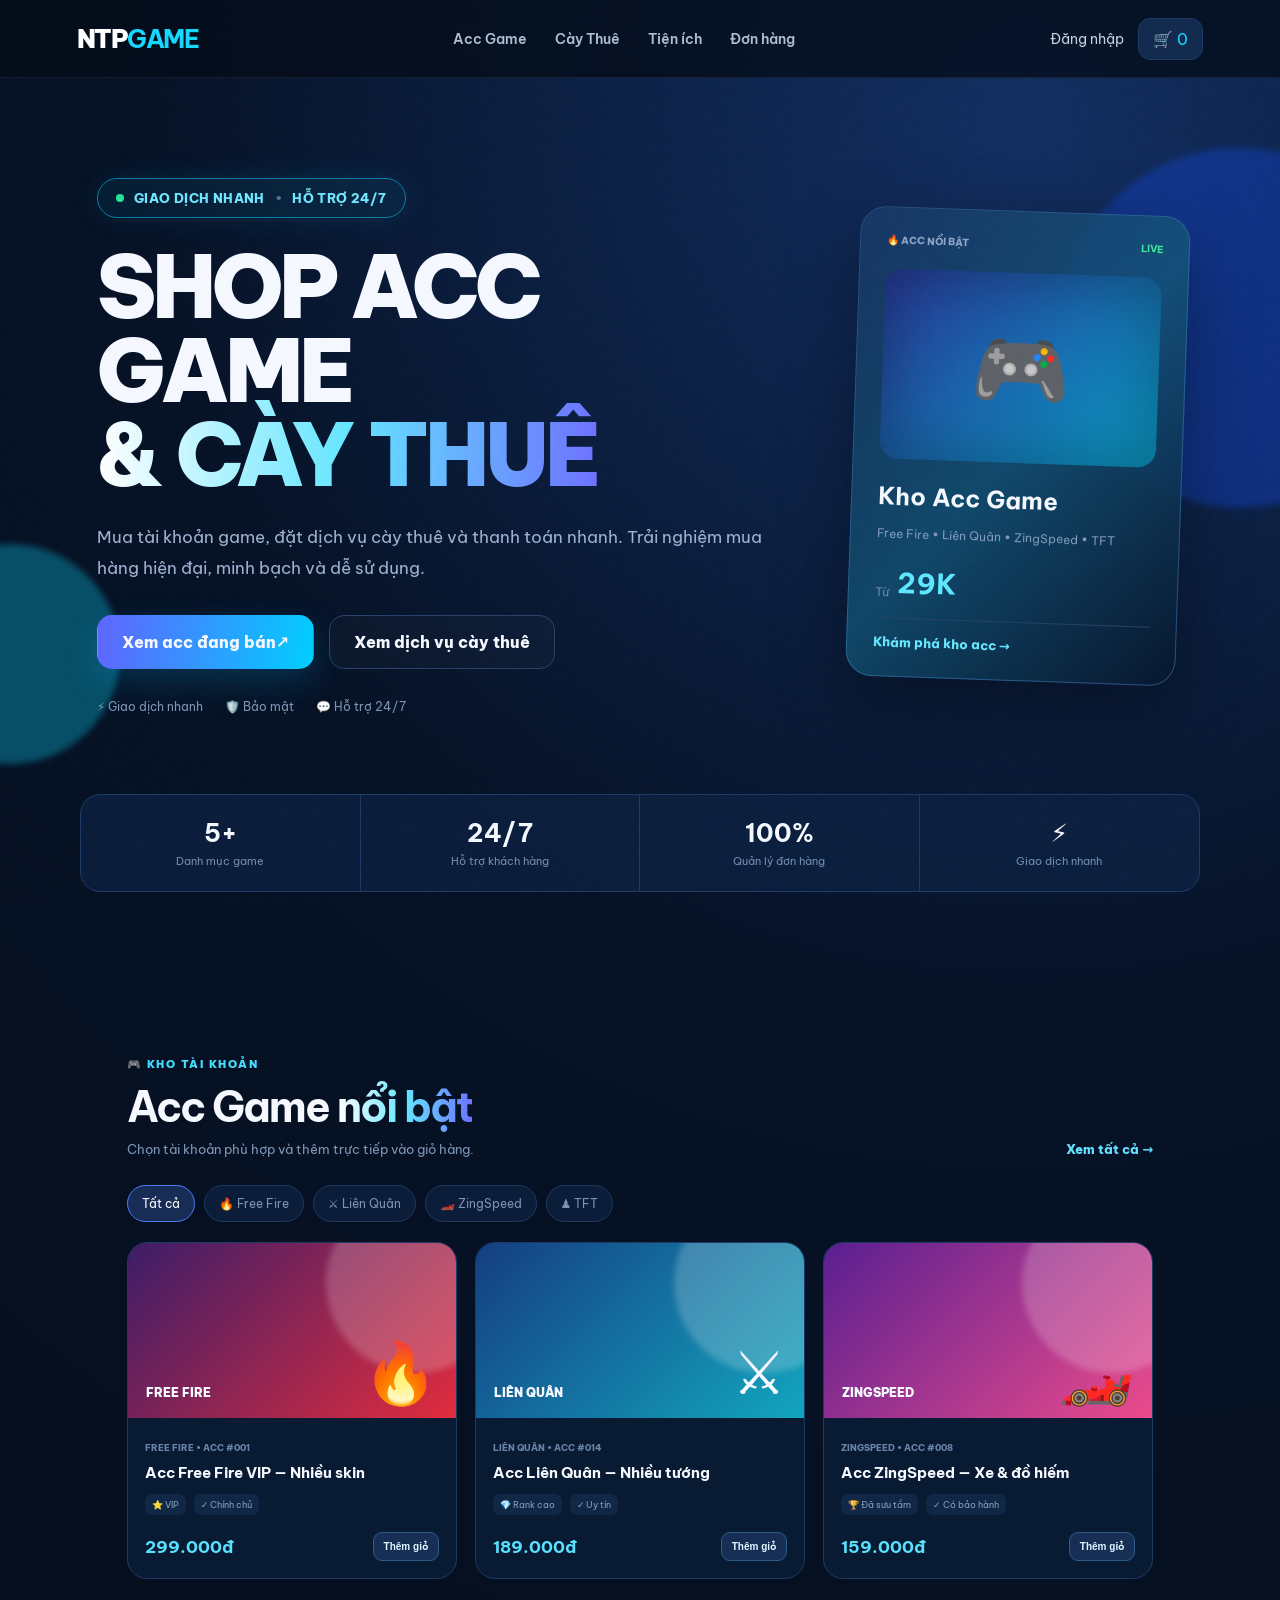
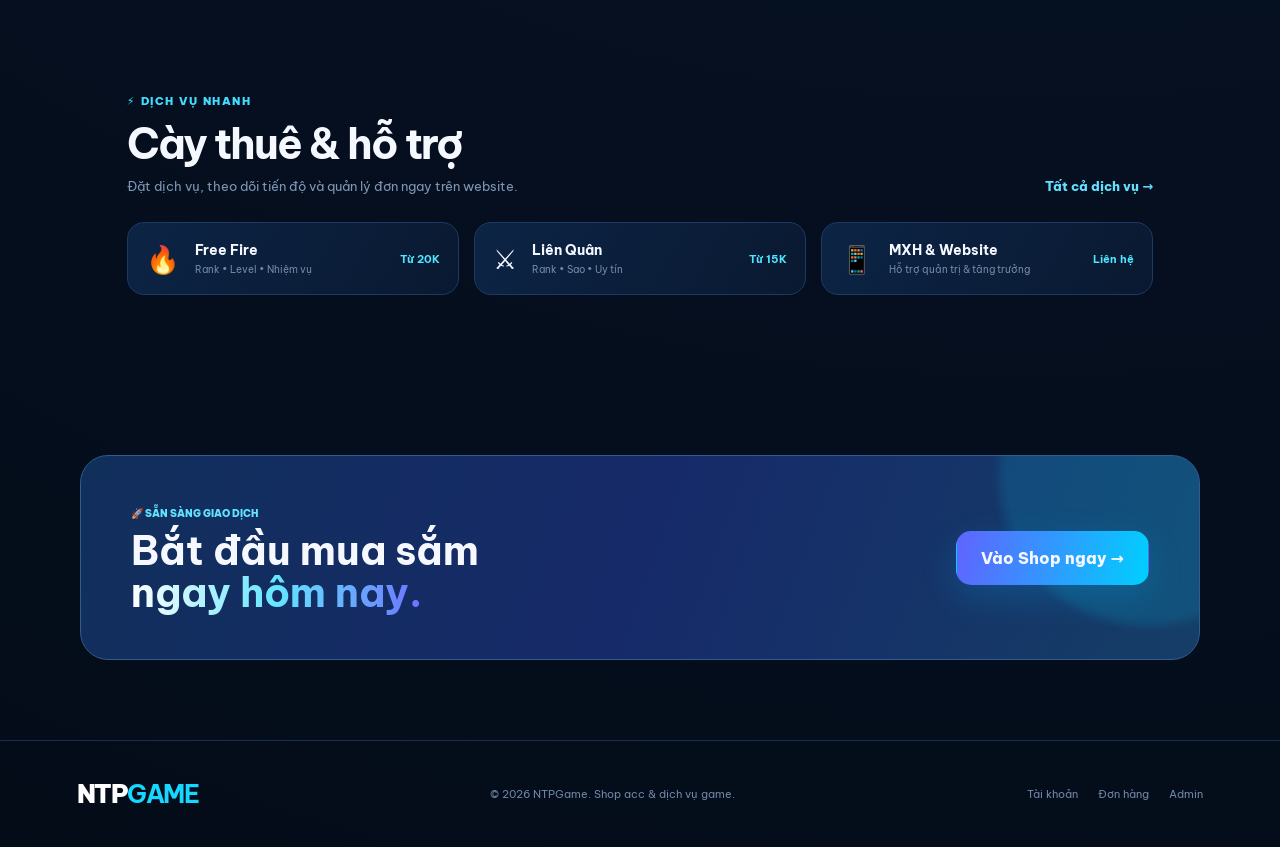
<file: index.html>
<!doctype html>
<html lang="vi">
<head>
<meta charset="utf-8"><meta name="viewport" content="width=device-width,initial-scale=1">
<title>NTPGame — Shop Acc & Cày Thuê</title>
<meta name="description" content="NTPGame — shop acc game, dịch vụ cày thuê và hỗ trợ 24/7.">
<link rel="preconnect" href="https://fonts.googleapis.com">
<link href="https://fonts.googleapis.com/css2?family=Be+Vietnam+Pro:wght@400;500;600;700;800;900&display=swap" rel="stylesheet">
<link rel="stylesheet" href="style.css">
</head>
<body>
<div class="noise"></div>
<header class="header">
  <a class="brand" href="index.html"><span>NTP</span><b>GAME</b></a>
  <nav>
    <a href="#shop">Acc Game</a><a href="#services">Cày Thuê</a><a href="#features">Tiện ích</a><a href="orders.html">Đơn hàng</a>
  </nav>
  <div class="head-actions"><a class="login" href="login.html">Đăng nhập</a><a class="cart" href="cart.html">🛒 <i id="cartCount">0</i></a></div>
  <button class="menu" onclick="document.body.classList.toggle('nav-open')">☰</button>
</header>

<main>
<section class="hero">
  <div class="hero-orb orb1"></div><div class="hero-orb orb2"></div>
  <div class="hero-content">
    <div class="badge"><span class="pulse"></span> GIAO DỊCH NHANH <em>•</em> HỖ TRỢ 24/7</div>
    <h1>SHOP ACC GAME<br><span>& CÀY THUÊ</span></h1>
    <p>Mua tài khoản game, đặt dịch vụ cày thuê và thanh toán nhanh. Trải nghiệm mua hàng hiện đại, minh bạch và dễ sử dụng.</p>
    <div class="hero-buttons"><a class="btn primary" href="#shop">Xem acc đang bán <span>↗</span></a><a class="btn ghost" href="#services">Xem dịch vụ cày thuê</a></div>
    <div class="trust"><span>⚡ Giao dịch nhanh</span><span>🛡️ Bảo mật</span><span>💬 Hỗ trợ 24/7</span></div>
  </div>
  <div class="hero-card">
    <div class="card-glow"></div><div class="mini-top"><span>🔥 ACC NỔI BẬT</span><b>LIVE</b></div>
    <div class="game-avatar">🎮</div><h3>Kho Acc Game</h3><p>Free Fire • Liên Quân • ZingSpeed • TFT</p>
    <div class="price-row"><span>Từ</span><strong>29K</strong></div>
    <a href="#shop" class="card-link">Khám phá kho acc →</a>
  </div>
</section>

<section class="stats" id="features">
  <div><strong>5+</strong><span>Danh mục game</span></div><div><strong>24/7</strong><span>Hỗ trợ khách hàng</span></div><div><strong>100%</strong><span>Quản lý đơn hàng</span></div><div><strong>⚡</strong><span>Giao dịch nhanh</span></div>
</section>

<section class="section" id="shop">
  <div class="section-head"><div><small>🎮 KHO TÀI KHOẢN</small><h2>Acc Game <span>nổi bật</span></h2><p>Chọn tài khoản phù hợp và thêm trực tiếp vào giỏ hàng.</p></div><a class="viewall" href="shop.html">Xem tất cả →</a></div>
  <div class="game-tabs"><button class="active" data-game="all">Tất cả</button><button data-game="ff">🔥 Free Fire</button><button data-game="lq">⚔️ Liên Quân</button><button data-game="zs">🏎️ ZingSpeed</button><button data-game="tft">♟️ TFT</button></div>
  <div class="products">
    <article class="product" data-game="ff"><div class="thumb ff"><span>FREE FIRE</span><b>🔥</b></div><div class="product-body"><small>FREE FIRE • ACC #001</small><h3>Acc Free Fire VIP — Nhiều skin</h3><div class="meta"><span>⭐ VIP</span><span>✓ Chính chủ</span></div><div class="product-foot"><strong>299.000đ</strong><button onclick="addCart('Acc Free Fire VIP',299000)">Thêm giỏ</button></div></div></article>
    <article class="product" data-game="lq"><div class="thumb lq"><span>LIÊN QUÂN</span><b>⚔️</b></div><div class="product-body"><small>LIÊN QUÂN • ACC #014</small><h3>Acc Liên Quân — Nhiều tướng</h3><div class="meta"><span>💎 Rank cao</span><span>✓ Uy tín</span></div><div class="product-foot"><strong>189.000đ</strong><button onclick="addCart('Acc Liên Quân',189000)">Thêm giỏ</button></div></div></article>
    <article class="product" data-game="zs"><div class="thumb zs"><span>ZINGSPEED</span><b>🏎️</b></div><div class="product-body"><small>ZINGSPEED • ACC #008</small><h3>Acc ZingSpeed — Xe & đồ hiếm</h3><div class="meta"><span>🏆 Đã sưu tầm</span><span>✓ Có bảo hành</span></div><div class="product-foot"><strong>159.000đ</strong><button onclick="addCart('Acc ZingSpeed',159000)">Thêm giỏ</button></div></div></article>
  </div>
</section>

<section class="services-section" id="services">
  <div class="section-head"><div><small>⚡ DỊCH VỤ NHANH</small><h2>Cày thuê <span>& hỗ trợ</span></h2><p>Đặt dịch vụ, theo dõi tiến độ và quản lý đơn ngay trên website.</p></div><a class="viewall" href="services.html">Tất cả dịch vụ →</a></div>
  <div class="service-grid">
    <a class="service" href="services.html"><i>🔥</i><div><h3>Free Fire</h3><p>Rank • Level • Nhiệm vụ</p></div><b>Từ 20K</b></a>
    <a class="service" href="services.html"><i>⚔️</i><div><h3>Liên Quân</h3><p>Rank • Sao • Uy tín</p></div><b>Từ 15K</b></a>
    <a class="service" href="services.html"><i>📱</i><div><h3>MXH & Website</h3><p>Hỗ trợ quản trị & tăng trưởng</p></div><b>Liên hệ</b></a>
  </div>
</section>

<section class="cta"><div><small>🚀 SẴN SÀNG GIAO DỊCH</small><h2>Bắt đầu mua sắm<br><span>ngay hôm nay.</span></h2></div><a class="btn primary" href="shop.html">Vào Shop ngay →</a></section>
</main>
<footer><div class="brand"><span>NTP</span><b>GAME</b></div><p>© 2026 NTPGame. Shop acc & dịch vụ game.</p><div><a href="login.html">Tài khoản</a><a href="orders.html">Đơn hàng</a><a href="admin.html">Admin</a></div></footer>
<script src="app.js"></script>
</body></html>
</file>
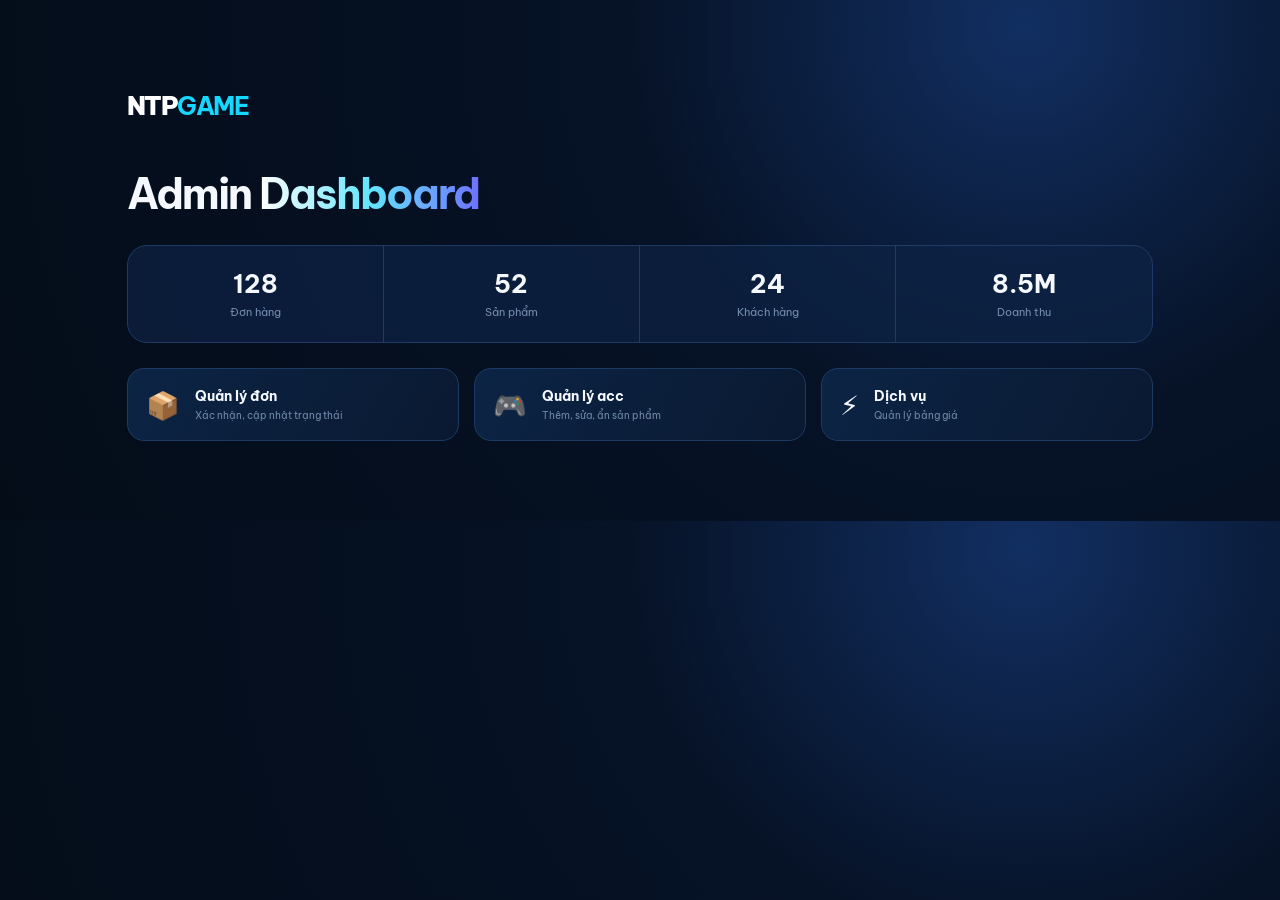
<file: admin.html>
<!doctype html><html lang="vi"><head><meta charset="utf-8"><meta name="viewport" content="width=device-width,initial-scale=1"><title>NTPGame — Admin</title><link href="https://fonts.googleapis.com/css2?family=Be+Vietnam+Pro:wght@400;600;700;800;900&display=swap" rel="stylesheet"><link rel="stylesheet" href="style.css"></head><body><main><section class="section" style="padding-top:90px"><a class="brand" href="index.html"><span>NTP</span><b>GAME</b></a><h2 style="margin-top:45px">Admin <span>Dashboard</span></h2><div class="stats" style="margin:25px 0"><div><strong>128</strong><span>Đơn hàng</span></div><div><strong>52</strong><span>Sản phẩm</span></div><div><strong>24</strong><span>Khách hàng</span></div><div><strong>8.5M</strong><span>Doanh thu</span></div></div><div class="service-grid"><div class="service"><i>📦</i><div><h3>Quản lý đơn</h3><p>Xác nhận, cập nhật trạng thái</p></div></div><div class="service"><i>🎮</i><div><h3>Quản lý acc</h3><p>Thêm, sửa, ẩn sản phẩm</p></div></div><div class="service"><i>⚡</i><div><h3>Dịch vụ</h3><p>Quản lý bảng giá</p></div></div></div></section></main></body></html>
</file>
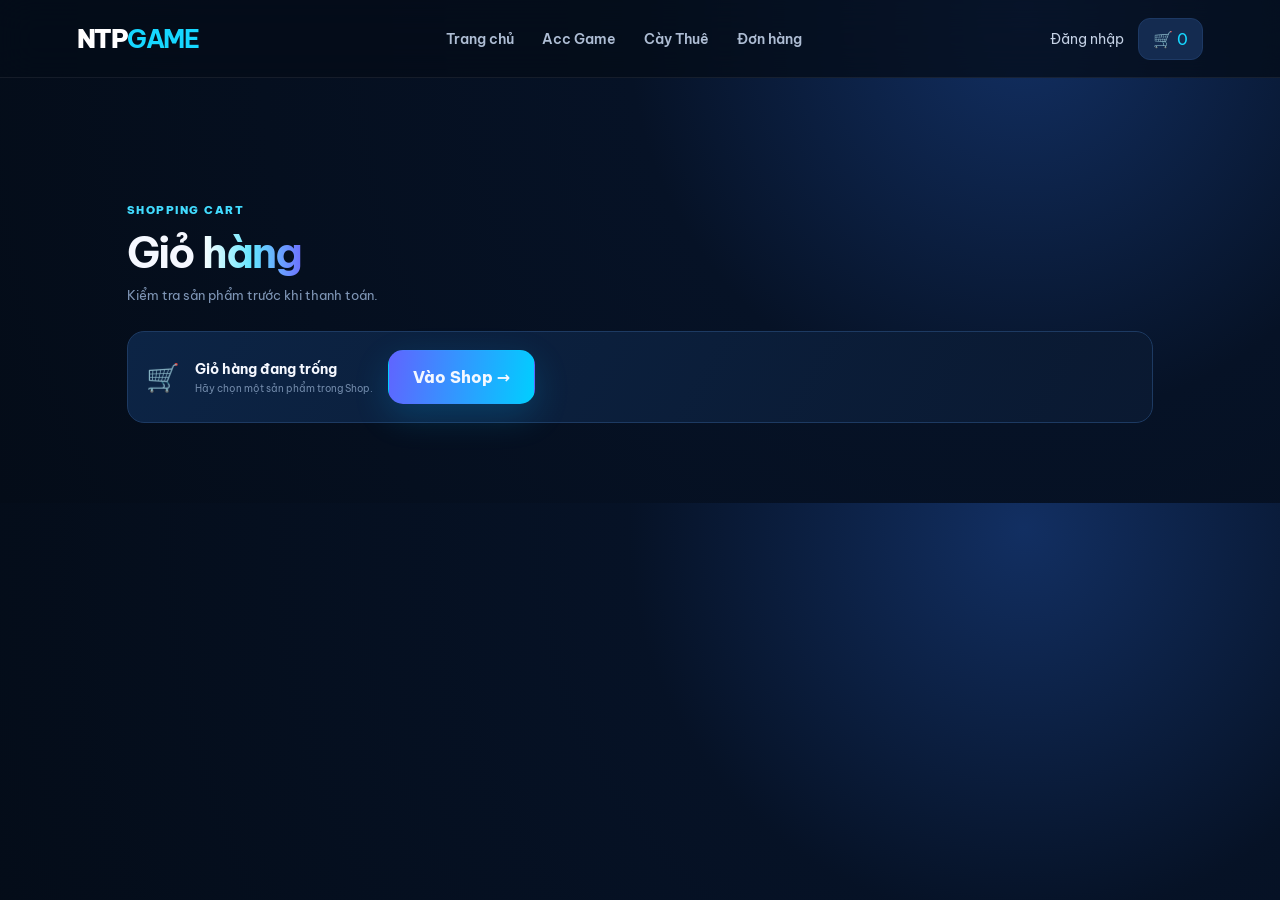
<file: cart.html>
<!doctype html><html lang="vi"><head><meta charset="utf-8"><meta name="viewport" content="width=device-width,initial-scale=1"><title>NTPGame — Giỏ hàng</title><link href="https://fonts.googleapis.com/css2?family=Be+Vietnam+Pro:wght@400;600;700;800;900&display=swap" rel="stylesheet"><link rel="stylesheet" href="style.css"></head><body><header class="header"><a class="brand" href="index.html"><span>NTP</span><b>GAME</b></a><nav><a href="index.html">Trang chủ</a><a href="shop.html">Acc Game</a><a href="services.html">Cày Thuê</a><a href="orders.html">Đơn hàng</a></nav><div class="head-actions"><a class="login" href="login.html">Đăng nhập</a><a class="cart" href="cart.html">🛒 <i id="cartCount">0</i></a></div></header><main><section class="section" style="padding-top:120px"><div class="section-head"><div><small>SHOPPING CART</small><h2>Giỏ <span>hàng</span></h2><p>Kiểm tra sản phẩm trước khi thanh toán.</p></div></div><div id="cartBox"></div></section></main><script src="app.js"></script><script>
function render(){let b=document.getElementById("cartBox");if(!cart.length){b.innerHTML='<div class="service"><i>🛒</i><div><h3>Giỏ hàng đang trống</h3><p>Hãy chọn một sản phẩm trong Shop.</p></div><a class="btn primary" href="shop.html">Vào Shop →</a></div>';return}let total=cart.reduce((a,x)=>a+x.price*x.qty,0);b.innerHTML=cart.map((x,i)=>`<div class="service" style="margin-bottom:10px"><i>🎮</i><div><h3>${x.name}</h3><p>${x.qty} × ${x.price.toLocaleString("vi-VN")}đ</p></div><b>${(x.qty*x.price).toLocaleString("vi-VN")}đ</b><button onclick="cart.splice(${i},1);save();render()" style="background:none;border:0;color:#ff7184;font-size:18px">×</button></div>`).join("")+`<div class="cta" style="margin:35px 0"><div><small>TỔNG THANH TOÁN</small><h2>${total.toLocaleString("vi-VN")}đ</h2></div><a class="btn primary" href="checkout.html">Thanh toán →</a></div>`}render();
</script></body></html>
</file>
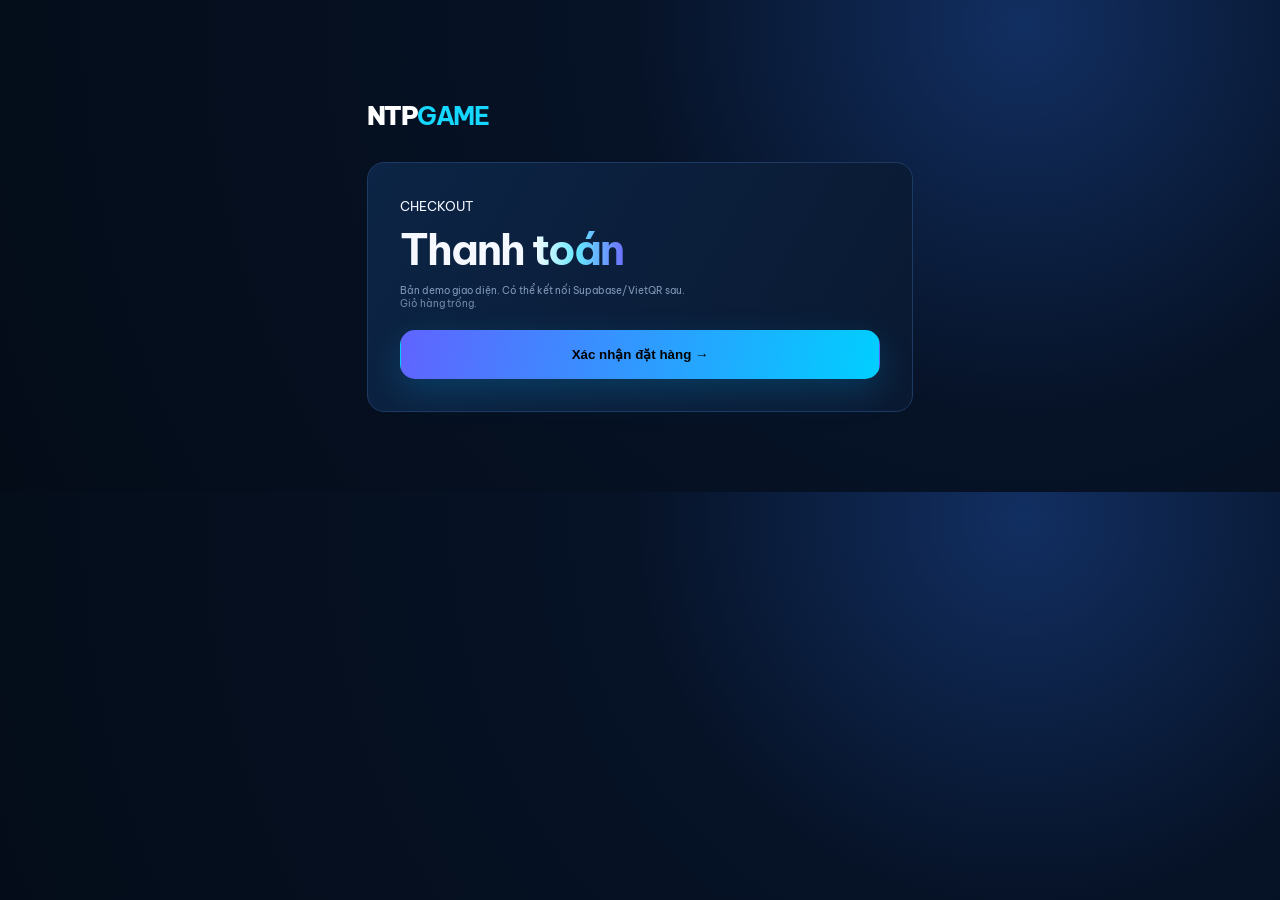
<file: checkout.html>
<!doctype html><html lang="vi"><head><meta charset="utf-8"><meta name="viewport" content="width=device-width,initial-scale=1"><title>NTPGame — Thanh toán</title><link href="https://fonts.googleapis.com/css2?family=Be+Vietnam+Pro:wght@400;600;700;800;900&display=swap" rel="stylesheet"><link rel="stylesheet" href="style.css"></head><body><main><section class="section" style="max-width:700px;padding-top:100px"><a class="brand" href="index.html"><span>NTP</span><b>GAME</b></a><div class="service" style="display:block;margin-top:30px;padding:32px"><small>CHECKOUT</small><h2>Thanh <span>toán</span></h2><p style="color:#8199ba">Bản demo giao diện. Có thể kết nối Supabase/VietQR sau.</p><div id="summary"></div><button class="btn primary" style="width:100%;margin-top:20px" onclick="localStorage.setItem('ntp_order',JSON.stringify({cart,total}));location.href='orders.html'">Xác nhận đặt hàng →</button></div></section></main><script src="app.js"></script><script>let total=cart.reduce((a,x)=>a+x.price*x.qty,0);document.getElementById("summary").innerHTML=cart.length?cart.map(x=>`<p>${x.name} × ${x.qty} — <b>${(x.price*x.qty).toLocaleString("vi-VN")}đ</b></p>`).join("")+`<hr><h3>Tổng: ${total.toLocaleString("vi-VN")}đ</h3>`:"<p>Giỏ hàng trống.</p>"</script></body></html>
</file>
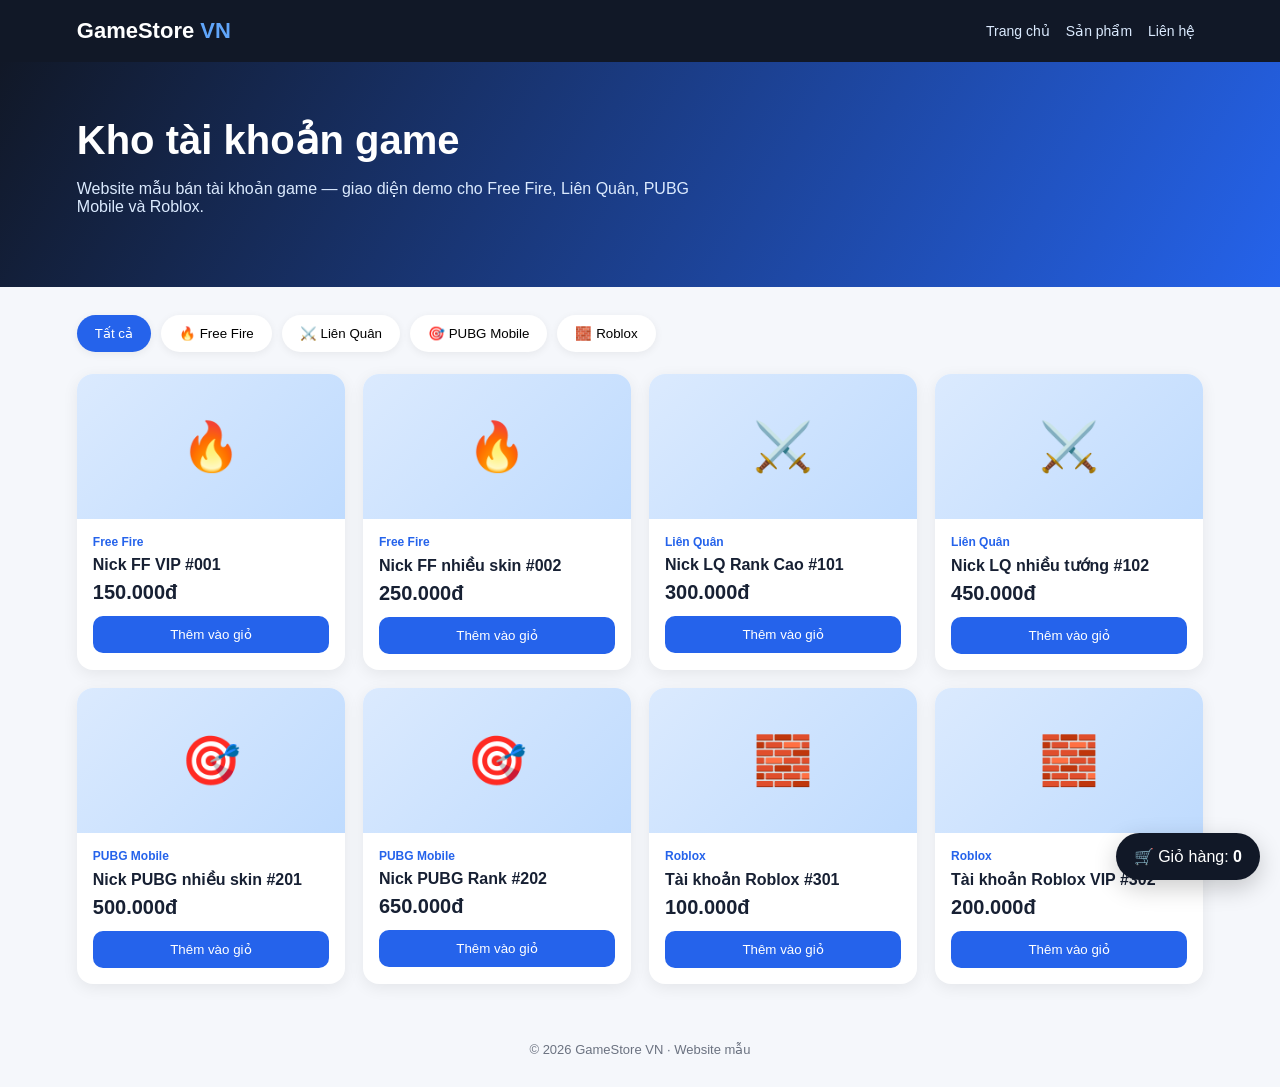
<file: index.html.html>
<!doctype html>
<html lang="vi">
<head>
<meta charset="utf-8">
<meta name="viewport" content="width=device-width, initial-scale=1">
<title>GameStore VN - Tài khoản game</title>
<style>
*{box-sizing:border-box}body{margin:0;font-family:Arial,sans-serif;background:#f5f7fb;color:#172033}
header{background:#111827;color:white;padding:18px 6%;display:flex;align-items:center;justify-content:space-between;gap:20px;position:sticky;top:0;z-index:5}
.logo{font-size:22px;font-weight:800}.logo span{color:#60a5fa}
nav a{color:#dbeafe;text-decoration:none;margin:0 8px;font-size:14px}
.hero{padding:55px 6%;background:linear-gradient(120deg,#111827,#2563eb);color:white}
.hero h1{font-size:40px;margin:0 0 12px}.hero p{max-width:650px;color:#dbeafe}
.container{padding:28px 6%}.tabs{display:flex;flex-wrap:wrap;gap:10px;margin-bottom:22px}
.tab{border:0;background:white;padding:11px 18px;border-radius:999px;cursor:pointer;box-shadow:0 2px 8px #00000010}.tab.active{background:#2563eb;color:white}
.grid{display:grid;grid-template-columns:repeat(auto-fit,minmax(230px,1fr));gap:18px}
.card{background:white;border-radius:16px;overflow:hidden;box-shadow:0 4px 16px #00000012}
.thumb{height:145px;background:linear-gradient(135deg,#dbeafe,#bfdbfe);display:flex;align-items:center;justify-content:center;font-size:48px}
.info{padding:16px}.game{font-size:12px;color:#2563eb;font-weight:bold}.title{font-weight:700;margin:7px 0}.price{font-size:20px;font-weight:800}.btn{width:100%;border:0;background:#2563eb;color:white;padding:11px;border-radius:10px;cursor:pointer;margin-top:12px}
.cart{position:fixed;right:20px;bottom:20px;background:#111827;color:white;padding:14px 18px;border-radius:999px;box-shadow:0 8px 25px #0003;cursor:pointer}
footer{text-align:center;padding:30px;color:#6b7280;font-size:13px}
.modal{display:none;position:fixed;inset:0;background:#0008;align-items:center;justify-content:center;z-index:10}.modal.show{display:flex}
.box{background:white;border-radius:18px;padding:24px;max-width:420px;width:90%}.close{float:right;border:0;background:none;font-size:22px;cursor:pointer}
.note{font-size:12px;color:#6b7280;margin-top:12px}
</style>
</head>
<body>
<header>
  <div class="logo">GameStore <span>VN</span></div>
  <nav><a href="#">Trang chủ</a><a href="#sanpham">Sản phẩm</a><a href="#lienhe">Liên hệ</a></nav>
</header>

<section class="hero">
  <h1>Kho tài khoản game</h1>
  <p>Website mẫu bán tài khoản game — giao diện demo cho Free Fire, Liên Quân, PUBG Mobile và Roblox.</p>
</section>

<main class="container" id="sanpham">
  <div class="tabs">
    <button class="tab active" onclick="filterGame('all',this)">Tất cả</button>
    <button class="tab" onclick="filterGame('Free Fire',this)">🔥 Free Fire</button>
    <button class="tab" onclick="filterGame('Liên Quân',this)">⚔️ Liên Quân</button>
    <button class="tab" onclick="filterGame('PUBG Mobile',this)">🎯 PUBG Mobile</button>
    <button class="tab" onclick="filterGame('Roblox',this)">🧱 Roblox</button>
  </div>
  <div class="grid" id="products"></div>
</main>

<div class="cart" onclick="openCart()">🛒 Giỏ hàng: <b id="count">0</b></div>

<div class="modal" id="modal">
  <div class="box">
    <button class="close" onclick="closeModal()">×</button>
    <h2>Giỏ hàng</h2>
    <div id="cartItems"></div>
    <hr>
    <b>Tổng: <span id="total">0đ</span></b>
    <button class="btn" onclick="alert('Đây là giao diện demo. Chưa kết nối thanh toán.')">Tiến hành thanh toán</button>
    <div class="note">Demo chưa xử lý thanh toán thật và chưa giao tài khoản tự động.</div>
  </div>
</div>

<footer id="lienhe">© 2026 GameStore VN · Website mẫu</footer>

<script>
const products=[
 {game:"Free Fire",icon:"🔥",title:"Nick FF VIP #001",price:150000},
 {game:"Free Fire",icon:"🔥",title:"Nick FF nhiều skin #002",price:250000},
 {game:"Liên Quân",icon:"⚔️",title:"Nick LQ Rank Cao #101",price:300000},
 {game:"Liên Quân",icon:"⚔️",title:"Nick LQ nhiều tướng #102",price:450000},
 {game:"PUBG Mobile",icon:"🎯",title:"Nick PUBG nhiều skin #201",price:500000},
 {game:"PUBG Mobile",icon:"🎯",title:"Nick PUBG Rank #202",price:650000},
 {game:"Roblox",icon:"🧱",title:"Tài khoản Roblox #301",price:100000},
 {game:"Roblox",icon:"🧱",title:"Tài khoản Roblox VIP #302",price:200000}
];
let cart=[];
function money(n){return n.toLocaleString('vi-VN')+'đ'}
function render(list=products){
 const el=document.getElementById('products');
 el.innerHTML=list.map((p,i)=>`<article class="card">
 <div class="thumb">${p.icon}</div><div class="info">
 <div class="game">${p.game}</div><div class="title">${p.title}</div>
 <div class="price">${money(p.price)}</div>
 <button class="btn" onclick="add(${i})">Thêm vào giỏ</button>
 </div></article>`).join('');
}
function filterGame(game,btn){
 document.querySelectorAll('.tab').forEach(x=>x.classList.remove('active'));btn.classList.add('active');
 render(game==='all'?products:products.filter(p=>p.game===game));
}
function add(i){cart.push(products[i]);document.getElementById('count').textContent=cart.length}
function openCart(){
 document.getElementById('modal').classList.add('show');
 const list=document.getElementById('cartItems');
 list.innerHTML=cart.length?cart.map((p,i)=>`<p>${p.title} — <b>${money(p.price)}</b> <button onclick="removeItem(${i})">Xóa</button></p>`).join(''):'<p>Giỏ hàng đang trống.</p>';
 document.getElementById('total').textContent=money(cart.reduce((s,p)=>s+p.price,0));
}
function removeItem(i){cart.splice(i,1);document.getElementById('count').textContent=cart.length;openCart()}
function closeModal(){document.getElementById('modal').classList.remove('show')}
render();
</script>
</body>
</html>
</file>
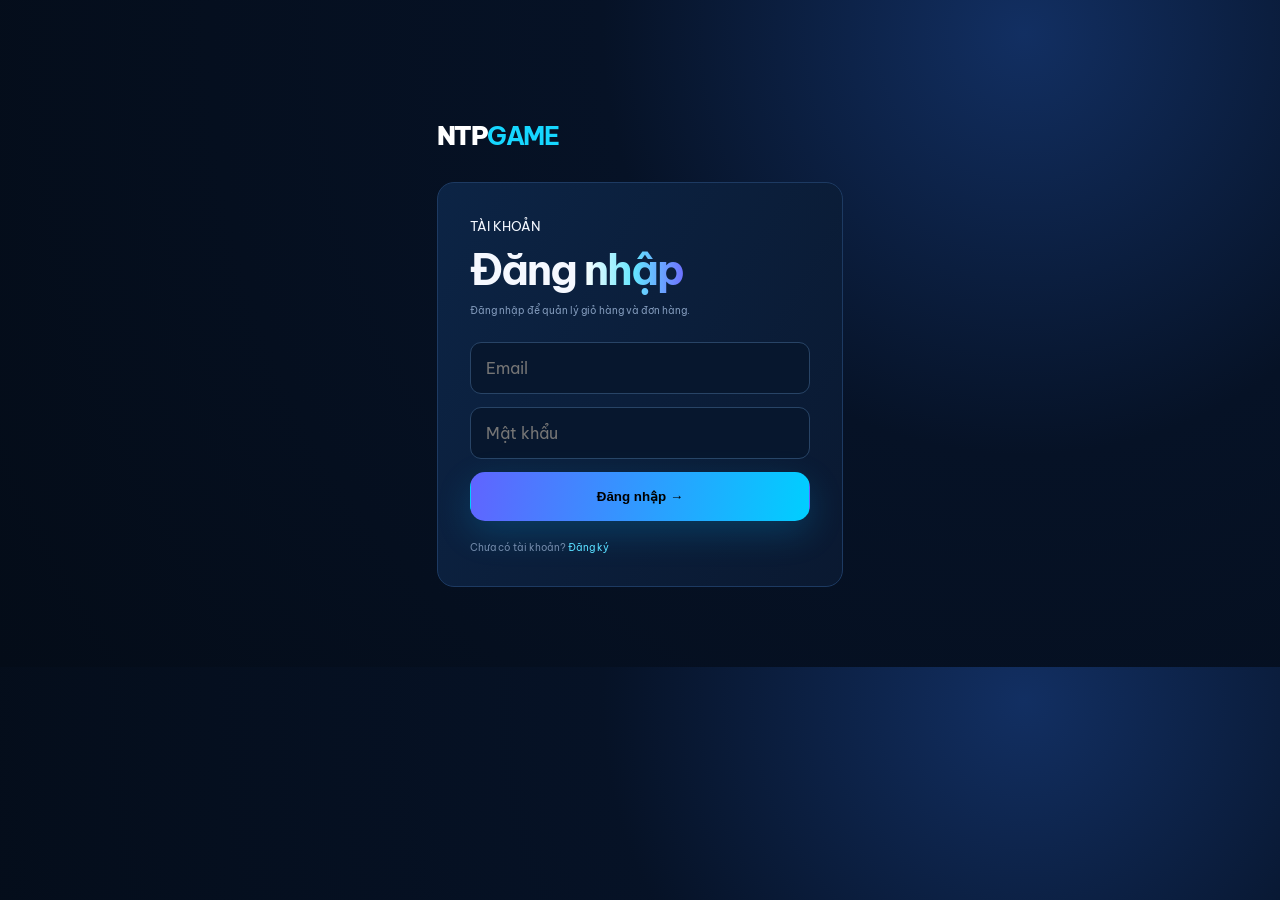
<file: login.html>
<!doctype html><html lang="vi"><head><meta charset="utf-8"><meta name="viewport" content="width=device-width,initial-scale=1"><title>NTPGame — Đăng nhập</title><link href="https://fonts.googleapis.com/css2?family=Be+Vietnam+Pro:wght@400;600;700;800;900&display=swap" rel="stylesheet"><link rel="stylesheet" href="style.css"></head><body><main><section class="section" style="max-width:560px;padding-top:120px"><a class="brand" href="index.html"><span>NTP</span><b>GAME</b></a><div class="service" style="display:block;margin-top:30px;padding:32px"><small>TÀI KHOẢN</small><h2>Đăng <span>nhập</span></h2><p style="color:#8199ba">Đăng nhập để quản lý giỏ hàng và đơn hàng.</p><form onsubmit="event.preventDefault();localStorage.setItem('ntp_user',document.getElementById('email').value);location.href='index.html'"><input id="email" required type="email" placeholder="Email"><input required type="password" placeholder="Mật khẩu"><button class="btn primary" style="width:100%;cursor:pointer">Đăng nhập →</button></form><p style="margin-top:20px">Chưa có tài khoản? <a href="register.html" style="color:#58ddff">Đăng ký</a></p></div></section></main><style>form{display:grid;gap:13px;margin-top:25px}input{background:#07172e;border:1px solid #284466;color:#fff;padding:15px;border-radius:11px;font:inherit;outline:none}input:focus{border-color:#45cfff}</style></body></html>
</file>
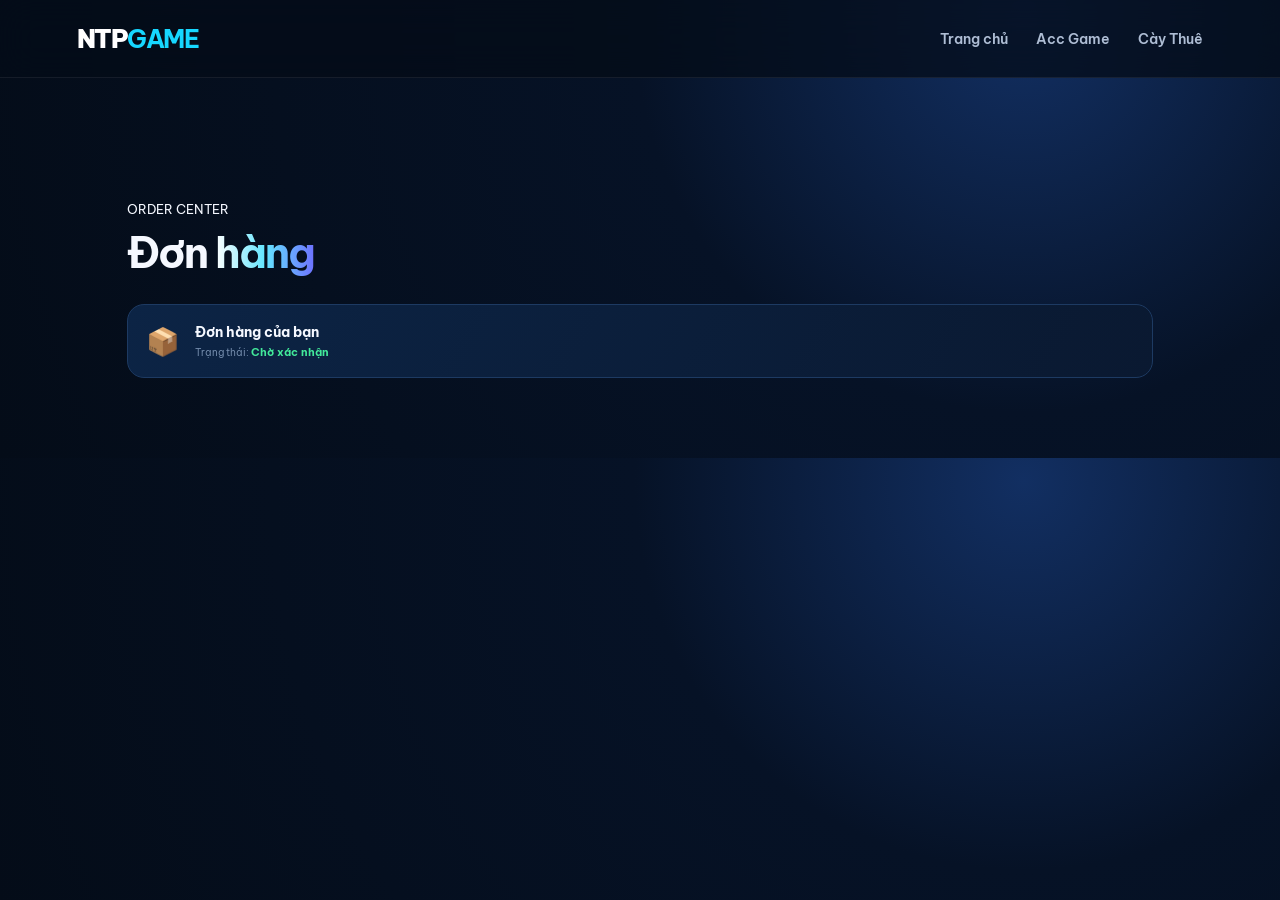
<file: orders.html>
<!doctype html><html lang="vi"><head><meta charset="utf-8"><meta name="viewport" content="width=device-width,initial-scale=1"><title>NTPGame — Đơn hàng</title><link href="https://fonts.googleapis.com/css2?family=Be+Vietnam+Pro:wght@400;600;700;800;900&display=swap" rel="stylesheet"><link rel="stylesheet" href="style.css"></head><body><header class="header"><a class="brand" href="index.html"><span>NTP</span><b>GAME</b></a><nav><a href="index.html">Trang chủ</a><a href="shop.html">Acc Game</a><a href="services.html">Cày Thuê</a></nav></header><main><section class="section" style="padding-top:120px"><small>ORDER CENTER</small><h2>Đơn <span>hàng</span></h2><div class="service" style="margin-top:25px"><i>📦</i><div><h3>Đơn hàng của bạn</h3><p>Trạng thái: <b style="color:#42e99a">Chờ xác nhận</b></p></div></div></section></main></body></html>
</file>
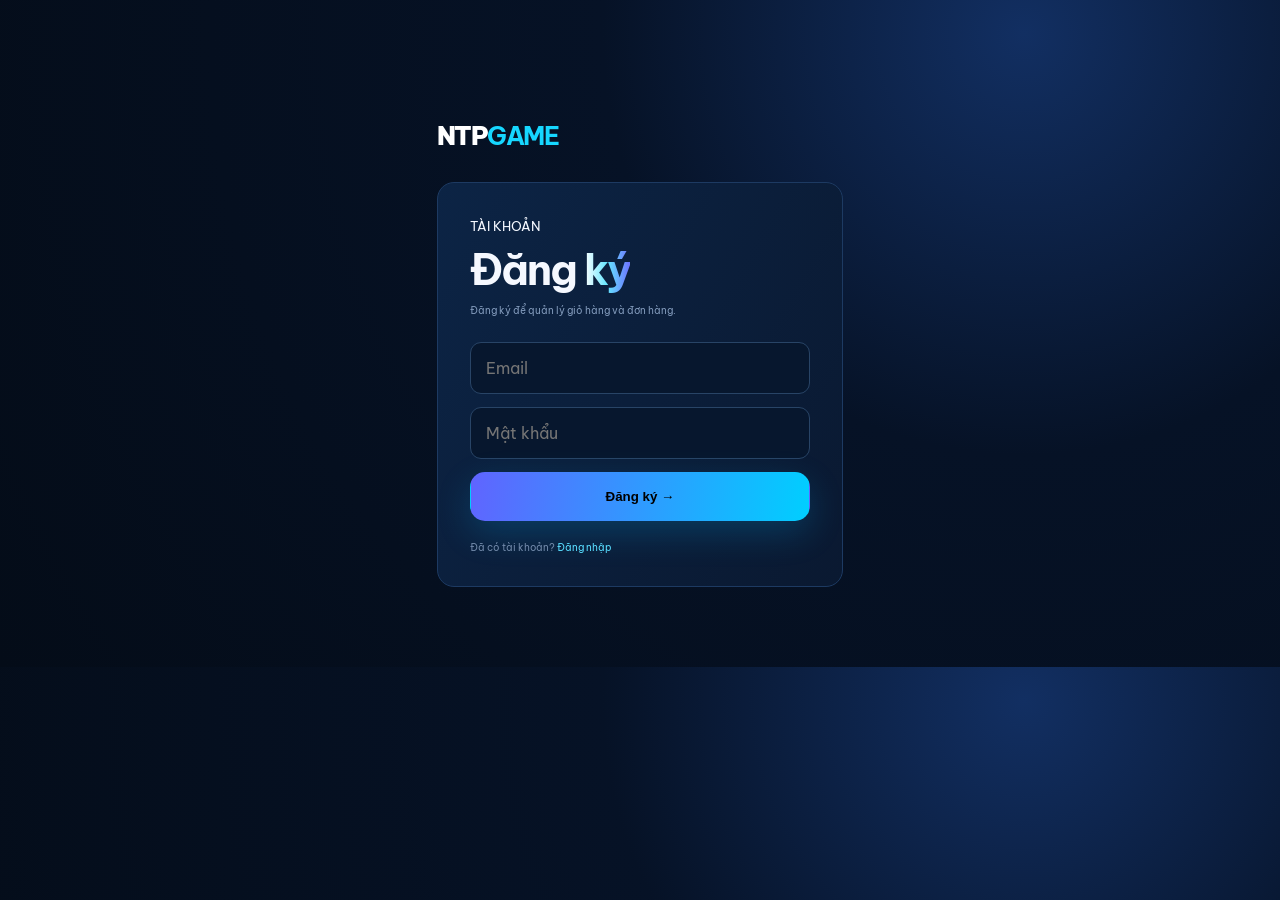
<file: register.html>
<!doctype html><html lang="vi"><head><meta charset="utf-8"><meta name="viewport" content="width=device-width,initial-scale=1"><title>NTPGame — Đăng ký</title><link href="https://fonts.googleapis.com/css2?family=Be+Vietnam+Pro:wght@400;600;700;800;900&display=swap" rel="stylesheet"><link rel="stylesheet" href="style.css"></head><body><main><section class="section" style="max-width:560px;padding-top:120px"><a class="brand" href="index.html"><span>NTP</span><b>GAME</b></a><div class="service" style="display:block;margin-top:30px;padding:32px"><small>TÀI KHOẢN</small><h2>Đăng <span>ký</span></h2><p style="color:#8199ba">Đăng ký để quản lý giỏ hàng và đơn hàng.</p><form onsubmit="event.preventDefault();localStorage.setItem('ntp_user',document.getElementById('email').value);location.href='index.html'"><input id="email" required type="email" placeholder="Email"><input required type="password" placeholder="Mật khẩu"><button class="btn primary" style="width:100%;cursor:pointer">Đăng ký →</button></form><p style="margin-top:20px">Đã có tài khoản? <a href="login.html" style="color:#58ddff">Đăng nhập</a></p></div></section></main><style>form{display:grid;gap:13px;margin-top:25px}input{background:#07172e;border:1px solid #284466;color:#fff;padding:15px;border-radius:11px;font:inherit;outline:none}input:focus{border-color:#45cfff}</style></body></html>
</file>
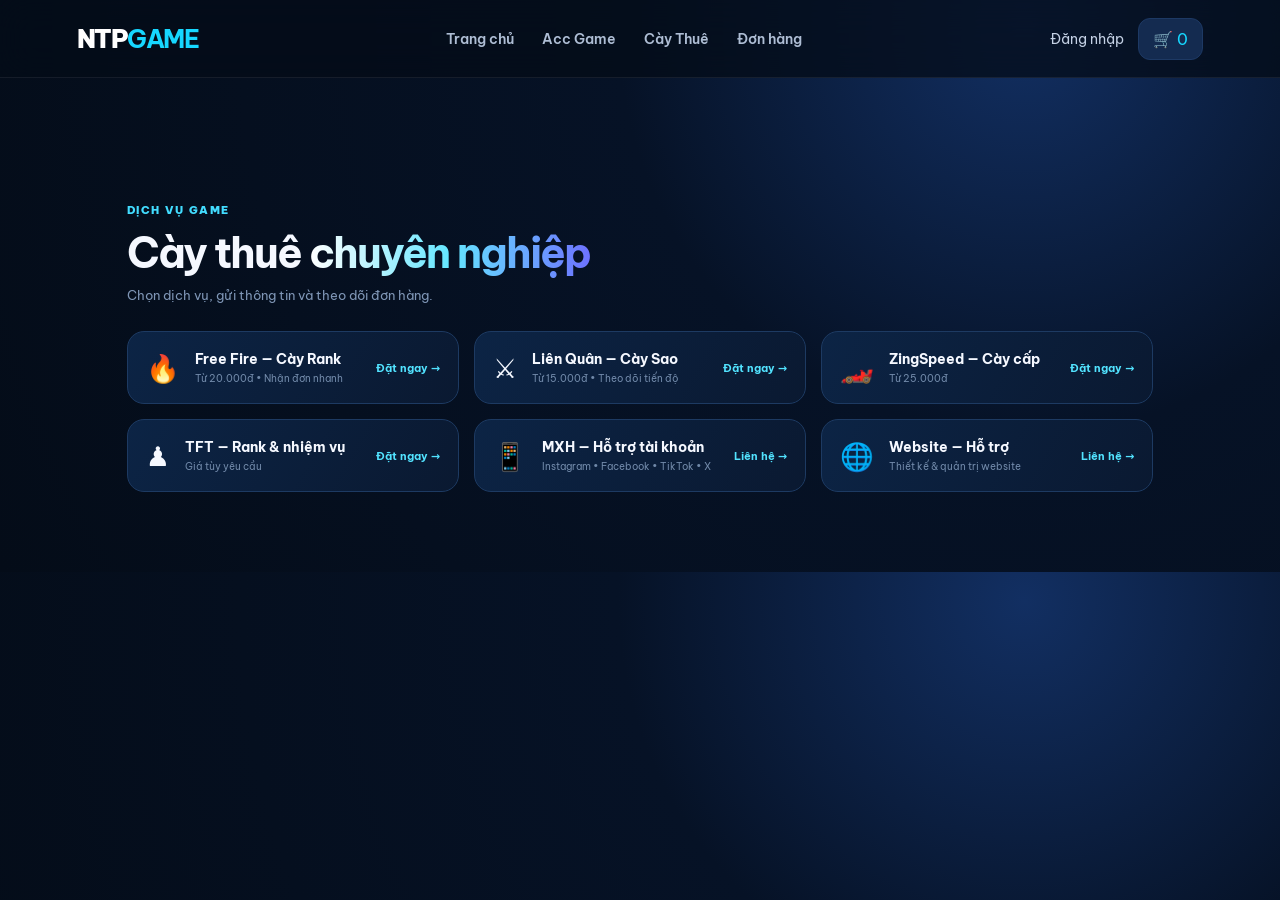
<file: services.html>
<!doctype html><html lang="vi"><head><meta charset="utf-8"><meta name="viewport" content="width=device-width,initial-scale=1"><title>NTPGame — Dịch vụ</title><link href="https://fonts.googleapis.com/css2?family=Be+Vietnam+Pro:wght@400;600;700;800;900&display=swap" rel="stylesheet"><link rel="stylesheet" href="style.css"></head><body><header class="header"><a class="brand" href="index.html"><span>NTP</span><b>GAME</b></a><nav><a href="index.html">Trang chủ</a><a href="shop.html">Acc Game</a><a href="services.html">Cày Thuê</a><a href="orders.html">Đơn hàng</a></nav><div class="head-actions"><a class="login" href="login.html">Đăng nhập</a><a class="cart" href="cart.html">🛒 <i id="cartCount">0</i></a></div><button class="menu">☰</button></header><main><section class="section" style="padding-top:120px"><div class="section-head"><div><small>DỊCH VỤ GAME</small><h2>Cày thuê <span>chuyên nghiệp</span></h2><p>Chọn dịch vụ, gửi thông tin và theo dõi đơn hàng.</p></div></div><div class="service-grid"><a class="service" href="#"><i>🔥</i><div><h3>Free Fire — Cày Rank</h3><p>Từ 20.000đ • Nhận đơn nhanh</p></div><b>Đặt ngay →</b></a><a class="service" href="#"><i>⚔️</i><div><h3>Liên Quân — Cày Sao</h3><p>Từ 15.000đ • Theo dõi tiến độ</p></div><b>Đặt ngay →</b></a><a class="service" href="#"><i>🏎️</i><div><h3>ZingSpeed — Cày cấp</h3><p>Từ 25.000đ</p></div><b>Đặt ngay →</b></a><a class="service" href="#"><i>♟️</i><div><h3>TFT — Rank & nhiệm vụ</h3><p>Giá tùy yêu cầu</p></div><b>Đặt ngay →</b></a><a class="service" href="#"><i>📱</i><div><h3>MXH — Hỗ trợ tài khoản</h3><p>Instagram • Facebook • TikTok • X</p></div><b>Liên hệ →</b></a><a class="service" href="#"><i>🌐</i><div><h3>Website — Hỗ trợ</h3><p>Thiết kế & quản trị website</p></div><b>Liên hệ →</b></a></div></section></main><script src="app.js"></script></body></html>
</file>
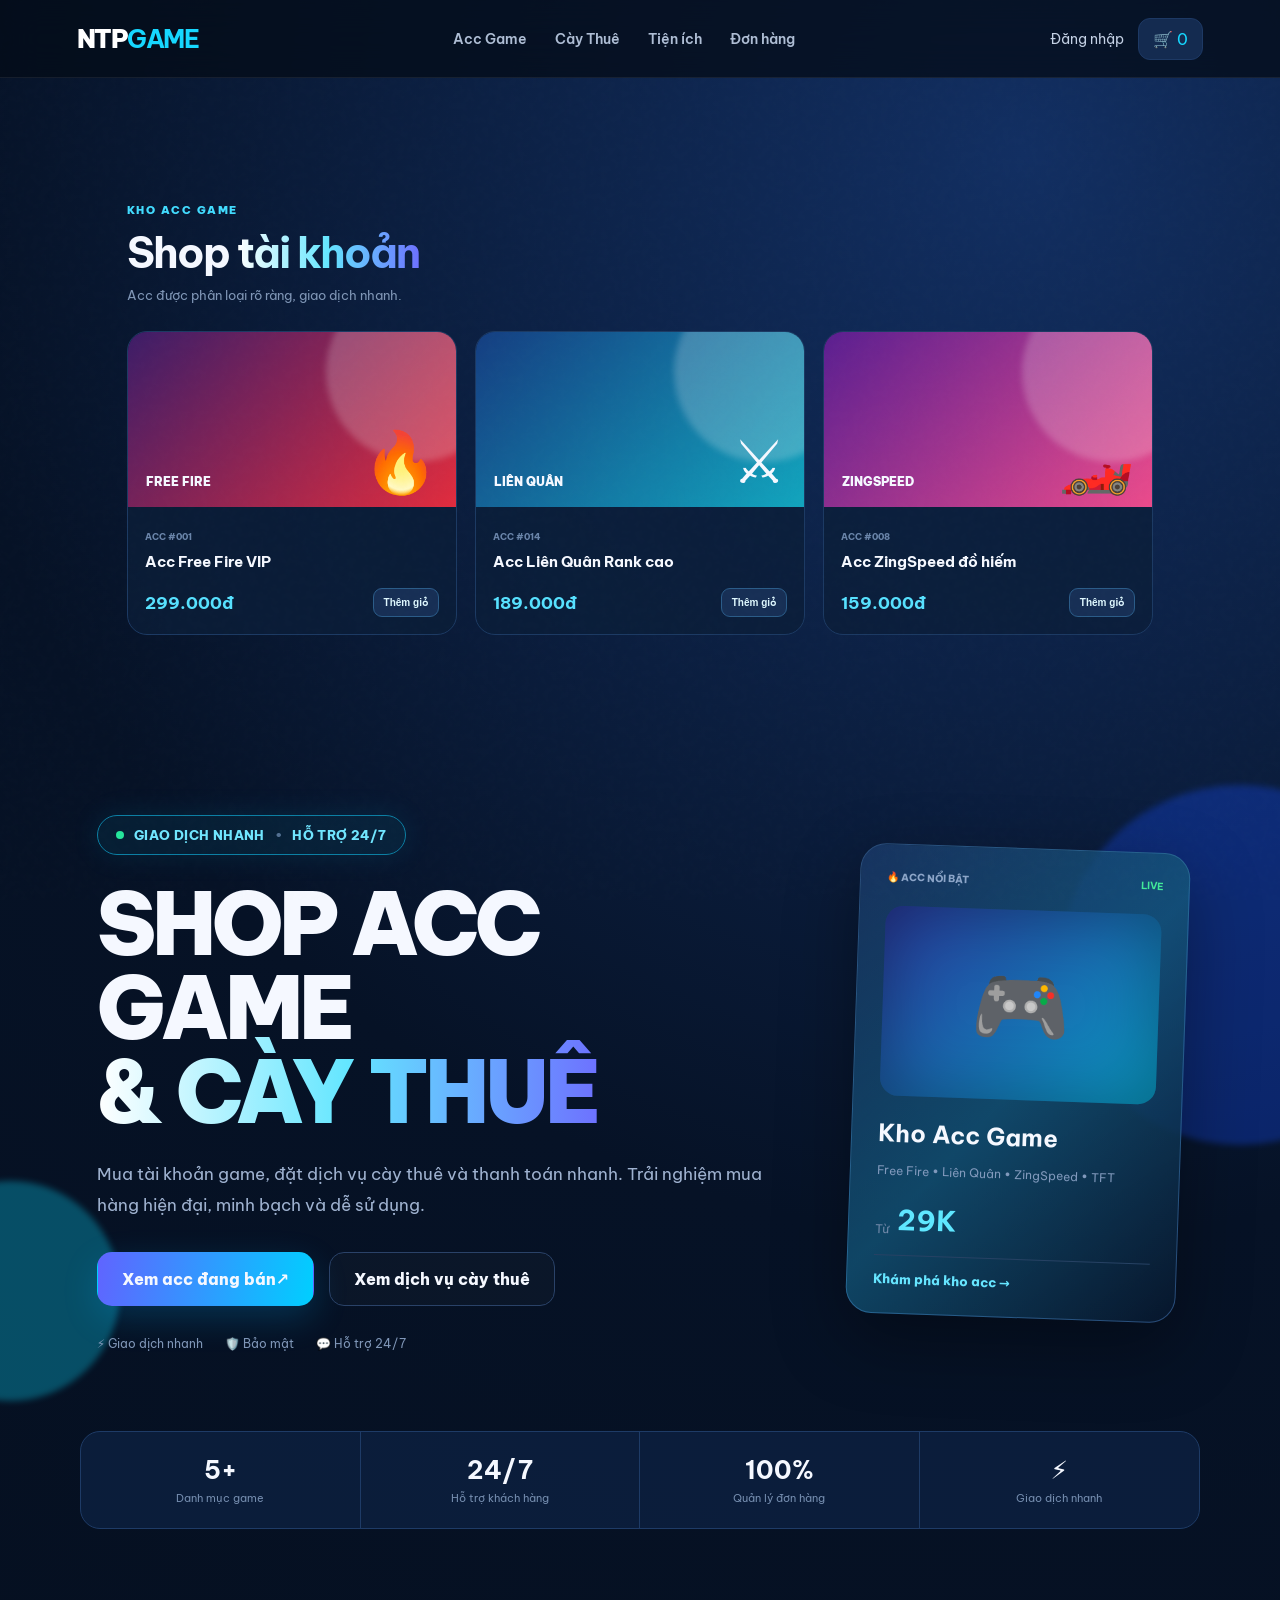
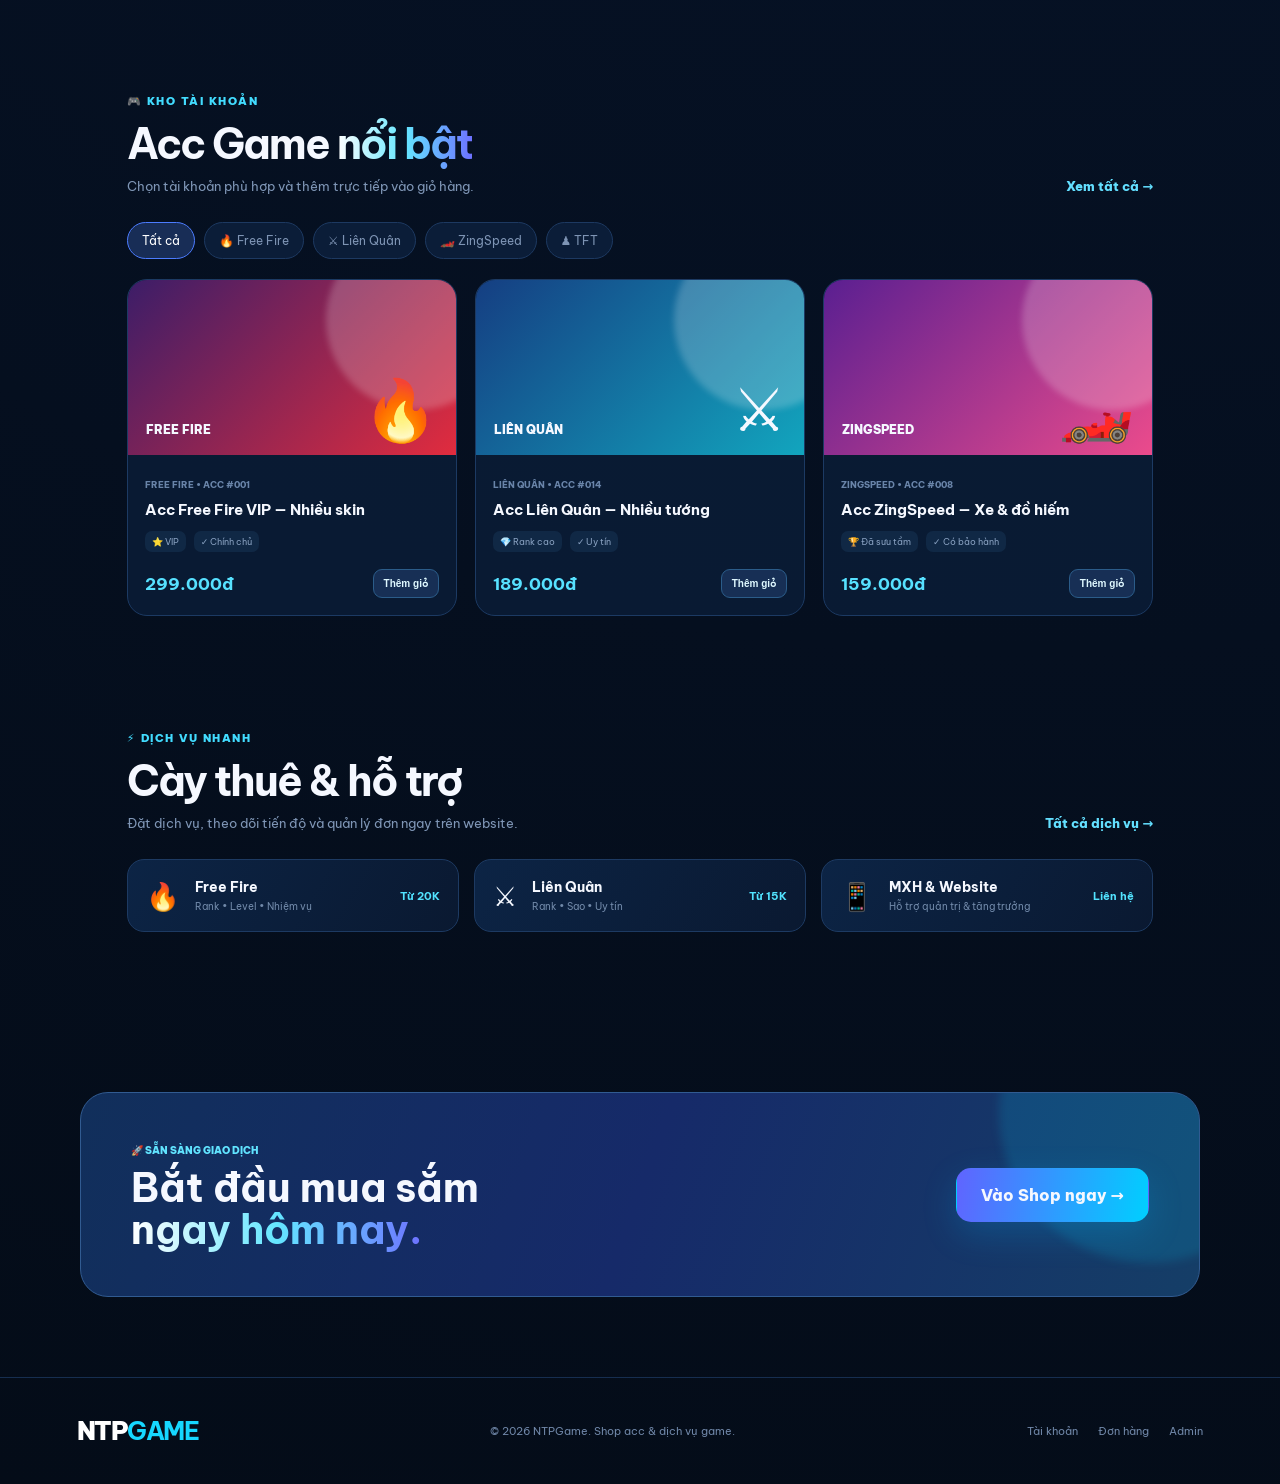
<file: shop.html>
<!doctype html>
<html lang="vi">
<head>
<meta charset="utf-8"><meta name="viewport" content="width=device-width,initial-scale=1">
<title>NTPGame — Shop Acc</title>
<meta name="description" content="NTPGame — shop acc game, dịch vụ cày thuê và hỗ trợ 24/7.">
<link rel="preconnect" href="https://fonts.googleapis.com">
<link href="https://fonts.googleapis.com/css2?family=Be+Vietnam+Pro:wght@400;500;600;700;800;900&display=swap" rel="stylesheet">
<link rel="stylesheet" href="style.css">
</head>
<body>
<div class="noise"></div>
<header class="header">
  <a class="brand" href="index.html"><span>NTP</span><b>GAME</b></a>
  <nav>
    <a href="#shop">Acc Game</a><a href="#services">Cày Thuê</a><a href="#features">Tiện ích</a><a href="orders.html">Đơn hàng</a>
  </nav>
  <div class="head-actions"><a class="login" href="login.html">Đăng nhập</a><a class="cart" href="cart.html">🛒 <i id="cartCount">0</i></a></div>
  <button class="menu" onclick="document.body.classList.toggle('nav-open')">☰</button>
</header>

<main><section class="section" style="padding-top:120px"><div class="section-head"><div><small>KHO ACC GAME</small><h2>Shop <span>tài khoản</span></h2><p>Acc được phân loại rõ ràng, giao dịch nhanh.</p></div></div><div class="products"><article class="product"><div class="thumb ff"><span>FREE FIRE</span><b>🔥</b></div><div class="product-body"><small>ACC #001</small><h3>Acc Free Fire VIP</h3><div class="product-foot"><strong>299.000đ</strong><button onclick="addCart('Acc Free Fire VIP',299000)">Thêm giỏ</button></div></div></article><article class="product"><div class="thumb lq"><span>LIÊN QUÂN</span><b>⚔️</b></div><div class="product-body"><small>ACC #014</small><h3>Acc Liên Quân Rank cao</h3><div class="product-foot"><strong>189.000đ</strong><button onclick="addCart('Acc Liên Quân',189000)">Thêm giỏ</button></div></div></article><article class="product"><div class="thumb zs"><span>ZINGSPEED</span><b>🏎️</b></div><div class="product-body"><small>ACC #008</small><h3>Acc ZingSpeed đồ hiếm</h3><div class="product-foot"><strong>159.000đ</strong><button onclick="addCart('Acc ZingSpeed',159000)">Thêm giỏ</button></div></div></article></div></section></main>
<section class="hero">
  <div class="hero-orb orb1"></div><div class="hero-orb orb2"></div>
  <div class="hero-content">
    <div class="badge"><span class="pulse"></span> GIAO DỊCH NHANH <em>•</em> HỖ TRỢ 24/7</div>
    <h1>SHOP ACC GAME<br><span>& CÀY THUÊ</span></h1>
    <p>Mua tài khoản game, đặt dịch vụ cày thuê và thanh toán nhanh. Trải nghiệm mua hàng hiện đại, minh bạch và dễ sử dụng.</p>
    <div class="hero-buttons"><a class="btn primary" href="#shop">Xem acc đang bán <span>↗</span></a><a class="btn ghost" href="#services">Xem dịch vụ cày thuê</a></div>
    <div class="trust"><span>⚡ Giao dịch nhanh</span><span>🛡️ Bảo mật</span><span>💬 Hỗ trợ 24/7</span></div>
  </div>
  <div class="hero-card">
    <div class="card-glow"></div><div class="mini-top"><span>🔥 ACC NỔI BẬT</span><b>LIVE</b></div>
    <div class="game-avatar">🎮</div><h3>Kho Acc Game</h3><p>Free Fire • Liên Quân • ZingSpeed • TFT</p>
    <div class="price-row"><span>Từ</span><strong>29K</strong></div>
    <a href="#shop" class="card-link">Khám phá kho acc →</a>
  </div>
</section>

<section class="stats" id="features">
  <div><strong>5+</strong><span>Danh mục game</span></div><div><strong>24/7</strong><span>Hỗ trợ khách hàng</span></div><div><strong>100%</strong><span>Quản lý đơn hàng</span></div><div><strong>⚡</strong><span>Giao dịch nhanh</span></div>
</section>

<section class="section" id="shop">
  <div class="section-head"><div><small>🎮 KHO TÀI KHOẢN</small><h2>Acc Game <span>nổi bật</span></h2><p>Chọn tài khoản phù hợp và thêm trực tiếp vào giỏ hàng.</p></div><a class="viewall" href="shop.html">Xem tất cả →</a></div>
  <div class="game-tabs"><button class="active" data-game="all">Tất cả</button><button data-game="ff">🔥 Free Fire</button><button data-game="lq">⚔️ Liên Quân</button><button data-game="zs">🏎️ ZingSpeed</button><button data-game="tft">♟️ TFT</button></div>
  <div class="products">
    <article class="product" data-game="ff"><div class="thumb ff"><span>FREE FIRE</span><b>🔥</b></div><div class="product-body"><small>FREE FIRE • ACC #001</small><h3>Acc Free Fire VIP — Nhiều skin</h3><div class="meta"><span>⭐ VIP</span><span>✓ Chính chủ</span></div><div class="product-foot"><strong>299.000đ</strong><button onclick="addCart('Acc Free Fire VIP',299000)">Thêm giỏ</button></div></div></article>
    <article class="product" data-game="lq"><div class="thumb lq"><span>LIÊN QUÂN</span><b>⚔️</b></div><div class="product-body"><small>LIÊN QUÂN • ACC #014</small><h3>Acc Liên Quân — Nhiều tướng</h3><div class="meta"><span>💎 Rank cao</span><span>✓ Uy tín</span></div><div class="product-foot"><strong>189.000đ</strong><button onclick="addCart('Acc Liên Quân',189000)">Thêm giỏ</button></div></div></article>
    <article class="product" data-game="zs"><div class="thumb zs"><span>ZINGSPEED</span><b>🏎️</b></div><div class="product-body"><small>ZINGSPEED • ACC #008</small><h3>Acc ZingSpeed — Xe & đồ hiếm</h3><div class="meta"><span>🏆 Đã sưu tầm</span><span>✓ Có bảo hành</span></div><div class="product-foot"><strong>159.000đ</strong><button onclick="addCart('Acc ZingSpeed',159000)">Thêm giỏ</button></div></div></article>
  </div>
</section>

<section class="services-section" id="services">
  <div class="section-head"><div><small>⚡ DỊCH VỤ NHANH</small><h2>Cày thuê <span>& hỗ trợ</span></h2><p>Đặt dịch vụ, theo dõi tiến độ và quản lý đơn ngay trên website.</p></div><a class="viewall" href="services.html">Tất cả dịch vụ →</a></div>
  <div class="service-grid">
    <a class="service" href="services.html"><i>🔥</i><div><h3>Free Fire</h3><p>Rank • Level • Nhiệm vụ</p></div><b>Từ 20K</b></a>
    <a class="service" href="services.html"><i>⚔️</i><div><h3>Liên Quân</h3><p>Rank • Sao • Uy tín</p></div><b>Từ 15K</b></a>
    <a class="service" href="services.html"><i>📱</i><div><h3>MXH & Website</h3><p>Hỗ trợ quản trị & tăng trưởng</p></div><b>Liên hệ</b></a>
  </div>
</section>

<section class="cta"><div><small>🚀 SẴN SÀNG GIAO DỊCH</small><h2>Bắt đầu mua sắm<br><span>ngay hôm nay.</span></h2></div><a class="btn primary" href="shop.html">Vào Shop ngay →</a></section>
</main>
<footer><div class="brand"><span>NTP</span><b>GAME</b></div><p>© 2026 NTPGame. Shop acc & dịch vụ game.</p><div><a href="login.html">Tài khoản</a><a href="orders.html">Đơn hàng</a><a href="admin.html">Admin</a></div></footer>
<script src="app.js"></script>
</body></html>
</file>
<file: style.css>
:root{--bg:#061226;--bg2:#0b1b38;--card:#0e2345;--line:#1d3964;--text:#f5f8ff;--muted:#91a5c4;--cyan:#16d7ff;--blue:#5967ff;--purple:#8a63ff;--green:#39e58c;--shadow:0 25px 70px rgba(0,0,0,.35)}
*{box-sizing:border-box}html{scroll-behavior:smooth}body{margin:0;background:radial-gradient(circle at 80% 5%,#122f62 0,#061226 35%,#040c18 100%);color:var(--text);font-family:"Be Vietnam Pro",system-ui,sans-serif;overflow-x:hidden}.noise{position:fixed;inset:0;pointer-events:none;opacity:.035;background-image:url("data:image/svg+xml,%3Csvg viewBox='0 0 160 160' xmlns='http://www.w3.org/2000/svg'%3E%3Cfilter id='n'%3E%3CfeTurbulence type='fractalNoise' baseFrequency='.8' numOctaves='3' stitchTiles='stitch'/%3E%3C/filter%3E%3Crect width='100%25' height='100%25' filter='url(%23n)' opacity='.4'/%3E%3C/svg%3E");z-index:20}
a{color:inherit;text-decoration:none}.header{height:78px;display:flex;align-items:center;justify-content:space-between;padding:0 6%;position:sticky;top:0;z-index:30;background:rgba(4,12,24,.76);backdrop-filter:blur(18px);border-bottom:1px solid rgba(255,255,255,.07)}.brand{font-size:25px;font-weight:900;letter-spacing:-1.5px}.brand span{color:#fff}.brand b{color:var(--cyan)}nav{display:flex;gap:28px;color:#aebdd4;font-size:14px;font-weight:600}nav a:hover{color:#fff}.head-actions{display:flex;align-items:center;gap:14px}.login{font-size:14px;color:#c4d1e5}.cart{background:#142b50;padding:10px 14px;border:1px solid var(--line);border-radius:12px}.cart i{font-style:normal;color:var(--cyan)}.menu{display:none;background:none;color:#fff;border:0;font-size:26px}
.hero{min-height:690px;max-width:1240px;margin:auto;padding:100px 6% 70px;display:grid;grid-template-columns:1.35fr .65fr;gap:70px;align-items:center;position:relative}.hero-orb{position:absolute;border-radius:50%;filter:blur(3px);opacity:.3;pointer-events:none}.orb1{width:360px;height:360px;background:#174fff;right:-160px;top:70px;animation:float 7s ease-in-out infinite}.orb2{width:220px;height:220px;background:#0bdcff;left:-120px;bottom:20px;animation:float 9s ease-in-out infinite reverse}.hero-content{position:relative;z-index:2}.badge{display:inline-flex;align-items:center;gap:10px;padding:11px 18px;border:1px solid #0c7fa4;background:rgba(8,105,138,.14);border-radius:999px;color:#70e6ff;font-size:13px;font-weight:800;letter-spacing:.4px;box-shadow:0 0 30px rgba(0,200,255,.1)}.pulse{width:8px;height:8px;background:#25e59b;border-radius:50%;box-shadow:0 0 0 0 rgba(37,229,155,.7);animation:pulse 1.7s infinite}.badge em{color:#537092;font-style:normal}.hero h1{font-size:clamp(48px,6.7vw,88px);line-height:.98;letter-spacing:-4px;margin:27px 0 25px;font-weight:900}.hero h1 span,.section h2 span,.cta span{background:linear-gradient(90deg,#fff,#64e6ff,#6d72ff);-webkit-background-clip:text;background-clip:text;color:transparent}.hero p{max-width:720px;color:#9fb2d0;font-size:17px;line-height:1.8}.hero-buttons{display:flex;gap:15px;margin-top:32px;flex-wrap:wrap}.btn{display:inline-flex;align-items:center;justify-content:center;padding:16px 24px;border-radius:15px;font-weight:800;transition:.25s;border:1px solid transparent}.btn.primary{background:linear-gradient(100deg,#6064ff,#00cfff);box-shadow:0 12px 35px rgba(0,180,255,.2)}.btn.primary:hover{transform:translateY(-3px);box-shadow:0 18px 45px rgba(0,180,255,.3)}.btn.ghost{border-color:#2a4268;background:rgba(255,255,255,.02)}.btn.ghost:hover{background:#102744}.trust{display:flex;gap:22px;margin-top:30px;color:#7f96b7;font-size:12px}.hero-card{position:relative;background:linear-gradient(145deg,rgba(26,57,105,.8),rgba(7,22,44,.92));border:1px solid #294b78;border-radius:26px;padding:26px;box-shadow:var(--shadow);transform:rotate(2deg);animation:cardFloat 5s ease-in-out infinite}.card-glow{position:absolute;inset:-1px;border-radius:26px;background:linear-gradient(130deg,transparent,#18d8ff33,transparent);z-index:-1}.mini-top{display:flex;justify-content:space-between;font-size:10px;color:#8da6c9;font-weight:800}.mini-top b{color:#42e99a}.game-avatar{height:190px;margin:22px 0;background:linear-gradient(135deg,#273a9a,#0a9ac4);border-radius:18px;display:grid;place-items:center;font-size:80px;box-shadow:inset 0 0 70px #0005}.hero-card h3{font-size:24px;margin:5px 0}.hero-card p{color:#8199bc;font-size:12px}.price-row{display:flex;align-items:end;gap:8px;margin-top:20px}.price-row span{color:#7289a9;font-size:12px}.price-row strong{font-size:28px;color:#5fe7ff}.card-link{display:block;border-top:1px solid #274264;margin-top:18px;padding-top:15px;color:#66e5ff;font-size:13px;font-weight:800}
.stats{max-width:1120px;margin:10px auto 80px;display:grid;grid-template-columns:repeat(4,1fr);background:rgba(14,35,69,.7);border:1px solid #1e3b66;border-radius:20px;overflow:hidden}.stats div{text-align:center;padding:22px;border-right:1px solid #1e3b66}.stats div:last-child{border:0}.stats strong{display:block;font-size:25px}.stats span{color:#758daf;font-size:11px}
.section,.services-section{max-width:1180px;margin:0 auto;padding:80px 6%}.section-head{display:flex;justify-content:space-between;align-items:end;gap:30px;margin-bottom:28px}.section-head small{color:#42dcff;font-weight:900;font-size:11px;letter-spacing:1.5px}.section h2,.services-section h2{font-size:42px;letter-spacing:-2px;margin:8px 0}.section-head p{color:#7f96b6;margin:0;font-size:13px}.viewall{color:#63dfff;font-size:13px;font-weight:800;white-space:nowrap}.game-tabs{display:flex;gap:9px;flex-wrap:wrap;margin-bottom:20px}.game-tabs button{background:#0b1d38;color:#7e94b4;border:1px solid #1d3961;border-radius:999px;padding:10px 14px;font:inherit;font-size:12px;cursor:pointer}.game-tabs button.active,.game-tabs button:hover{color:#fff;border-color:#4c7cff;background:#182d56}.products{display:grid;grid-template-columns:repeat(3,1fr);gap:18px}.product{background:rgba(11,30,57,.78);border:1px solid #1c3a63;border-radius:20px;overflow:hidden;transition:.3s}.product:hover{transform:translateY(-7px);border-color:#2f75b5;box-shadow:0 18px 50px rgba(0,0,0,.25)}.thumb{height:175px;position:relative;display:flex;align-items:flex-end;padding:18px;font-size:12px;font-weight:900;overflow:hidden}.thumb:after{content:"";position:absolute;width:180px;height:180px;border-radius:50%;background:#fff3;right:-50px;top:-50px;filter:blur(3px)}.thumb b{position:absolute;right:18px;bottom:8px;font-size:60px;z-index:1}.thumb span{position:relative;z-index:2}.ff{background:linear-gradient(135deg,#3c1d68,#e12c3e)}.lq{background:linear-gradient(135deg,#153e82,#12a5be)}.zs{background:linear-gradient(135deg,#5a1f91,#eb4b8c)}.product-body{padding:17px}.product-body small{color:#6984a9;font-size:9px;font-weight:800}.product h3{font-size:15px;margin:8px 0 12px}.meta{display:flex;gap:8px;flex-wrap:wrap}.meta span{background:#102845;color:#88a0c0;border-radius:7px;padding:5px 7px;font-size:9px}.product-foot{display:flex;align-items:center;justify-content:space-between;margin-top:17px}.product-foot strong{color:#57e1ff;font-size:17px}.product-foot button{background:#172f55;color:#dff8ff;border:1px solid #2b5c89;border-radius:9px;padding:8px 10px;font-weight:800;font-size:10px;cursor:pointer}.product-foot button:hover{background:#2468a1}.services-section{padding-top:30px}.service-grid{display:grid;grid-template-columns:repeat(3,1fr);gap:15px}.service{display:flex;align-items:center;gap:15px;background:linear-gradient(120deg,#0c2445,#0a1931);border:1px solid #1d3a62;border-radius:17px;padding:18px;transition:.25s}.service:hover{transform:translateY(-4px);border-color:#3777b0}.service i{font-style:normal;font-size:27px}.service h3{font-size:14px;margin:0 0 4px}.service p{font-size:10px;color:#7189a9;margin:0}.service b{margin-left:auto;color:#52e3ff;font-size:11px;white-space:nowrap}.cta{max-width:1120px;margin:80px auto;padding:45px 50px;border-radius:28px;background:linear-gradient(110deg,#112f5b,#162a69,#153e67);border:1px solid #315b91;display:flex;align-items:center;justify-content:space-between;overflow:hidden;position:relative}.cta:after{content:"";position:absolute;width:300px;height:300px;border-radius:50%;background:#00d9ff22;right:-100px;top:-130px;filter:blur(5px)}.cta small{color:#61e4ff;font-size:10px;font-weight:900}.cta h2{font-size:40px;line-height:1.05;margin:9px 0 0}.cta .btn{position:relative;z-index:2}footer{border-top:1px solid #162e50;padding:35px 6%;display:flex;align-items:center;justify-content:space-between;color:#6f86a7;font-size:11px}footer>div:last-child{display:flex;gap:20px}footer a:hover{color:#fff}
@keyframes float{50%{transform:translateY(-30px) translateX(20px)}}@keyframes cardFloat{50%{transform:rotate(-1deg) translateY(-10px)}}@keyframes pulse{70%{box-shadow:0 0 0 10px rgba(37,229,155,0)}}@media(max-width:850px){nav,.head-actions{display:none}.menu{display:block}.header{padding:0 5%}.nav-open nav{display:flex;position:absolute;left:0;right:0;top:78px;background:#07152a;flex-direction:column;padding:22px 6%;border-bottom:1px solid #1d3964}.hero{grid-template-columns:1fr;padding-top:70px;gap:40px}.hero-card{max-width:420px;width:100%;margin:auto}.stats{grid-template-columns:repeat(2,1fr);margin:10px 5% 40px}.stats div:nth-child(2){border:0}.products{grid-template-columns:1fr}.service-grid{grid-template-columns:1fr}.section,.services-section{padding:60px 5%}.section-head{align-items:start}.cta{margin:50px 5%;padding:35px 25px;display:block}.cta .btn{margin-top:25px}footer{flex-direction:column;gap:18px;text-align:center}.trust{flex-wrap:wrap}.hero h1{letter-spacing:-2px}.section h2,.services-section h2{font-size:34px}}

.toast{position:fixed;right:20px;bottom:25px;background:#102b50;border:1px solid #2f73a5;color:#eafaff;padding:13px 17px;border-radius:12px;z-index:99;transform:translateY(20px);opacity:0;transition:.25s;box-shadow:0 12px 35px #0008;font-size:12px;font-weight:700}.toast.show{transform:none;opacity:1}
</file>
